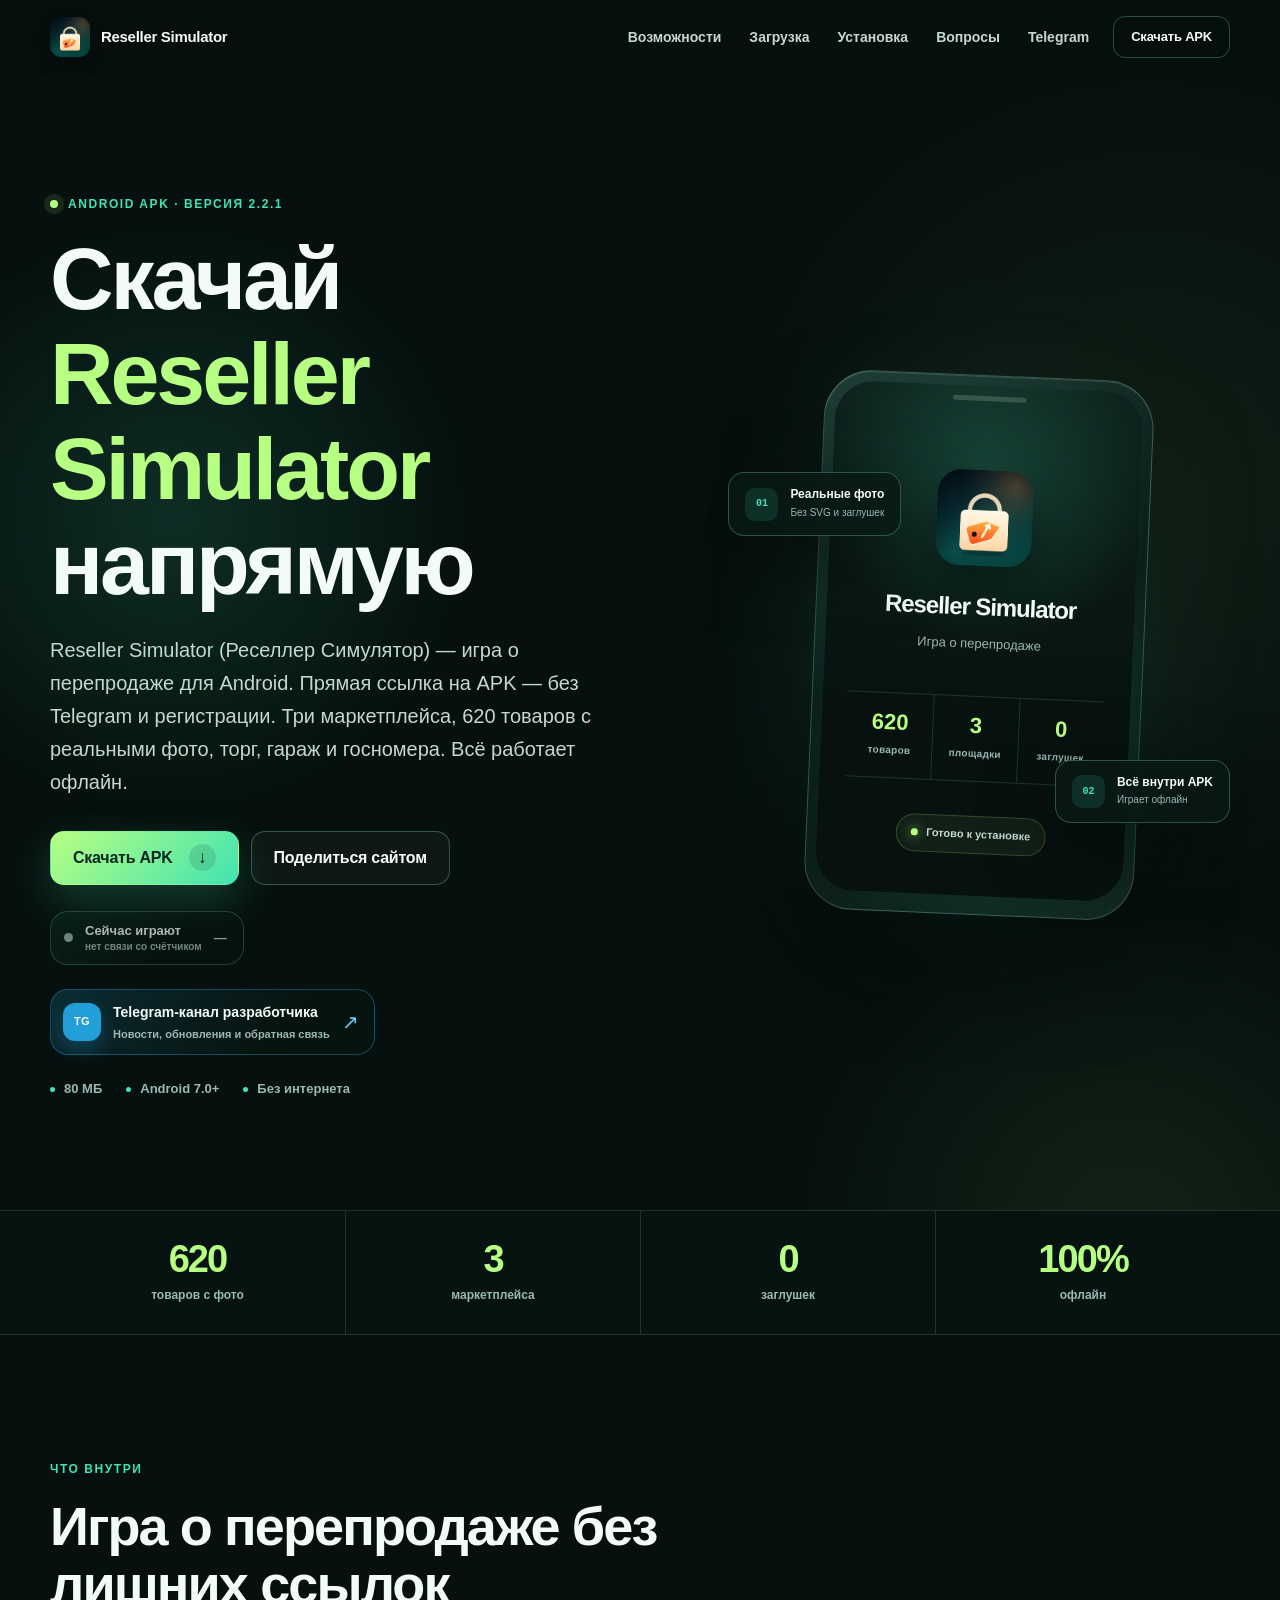
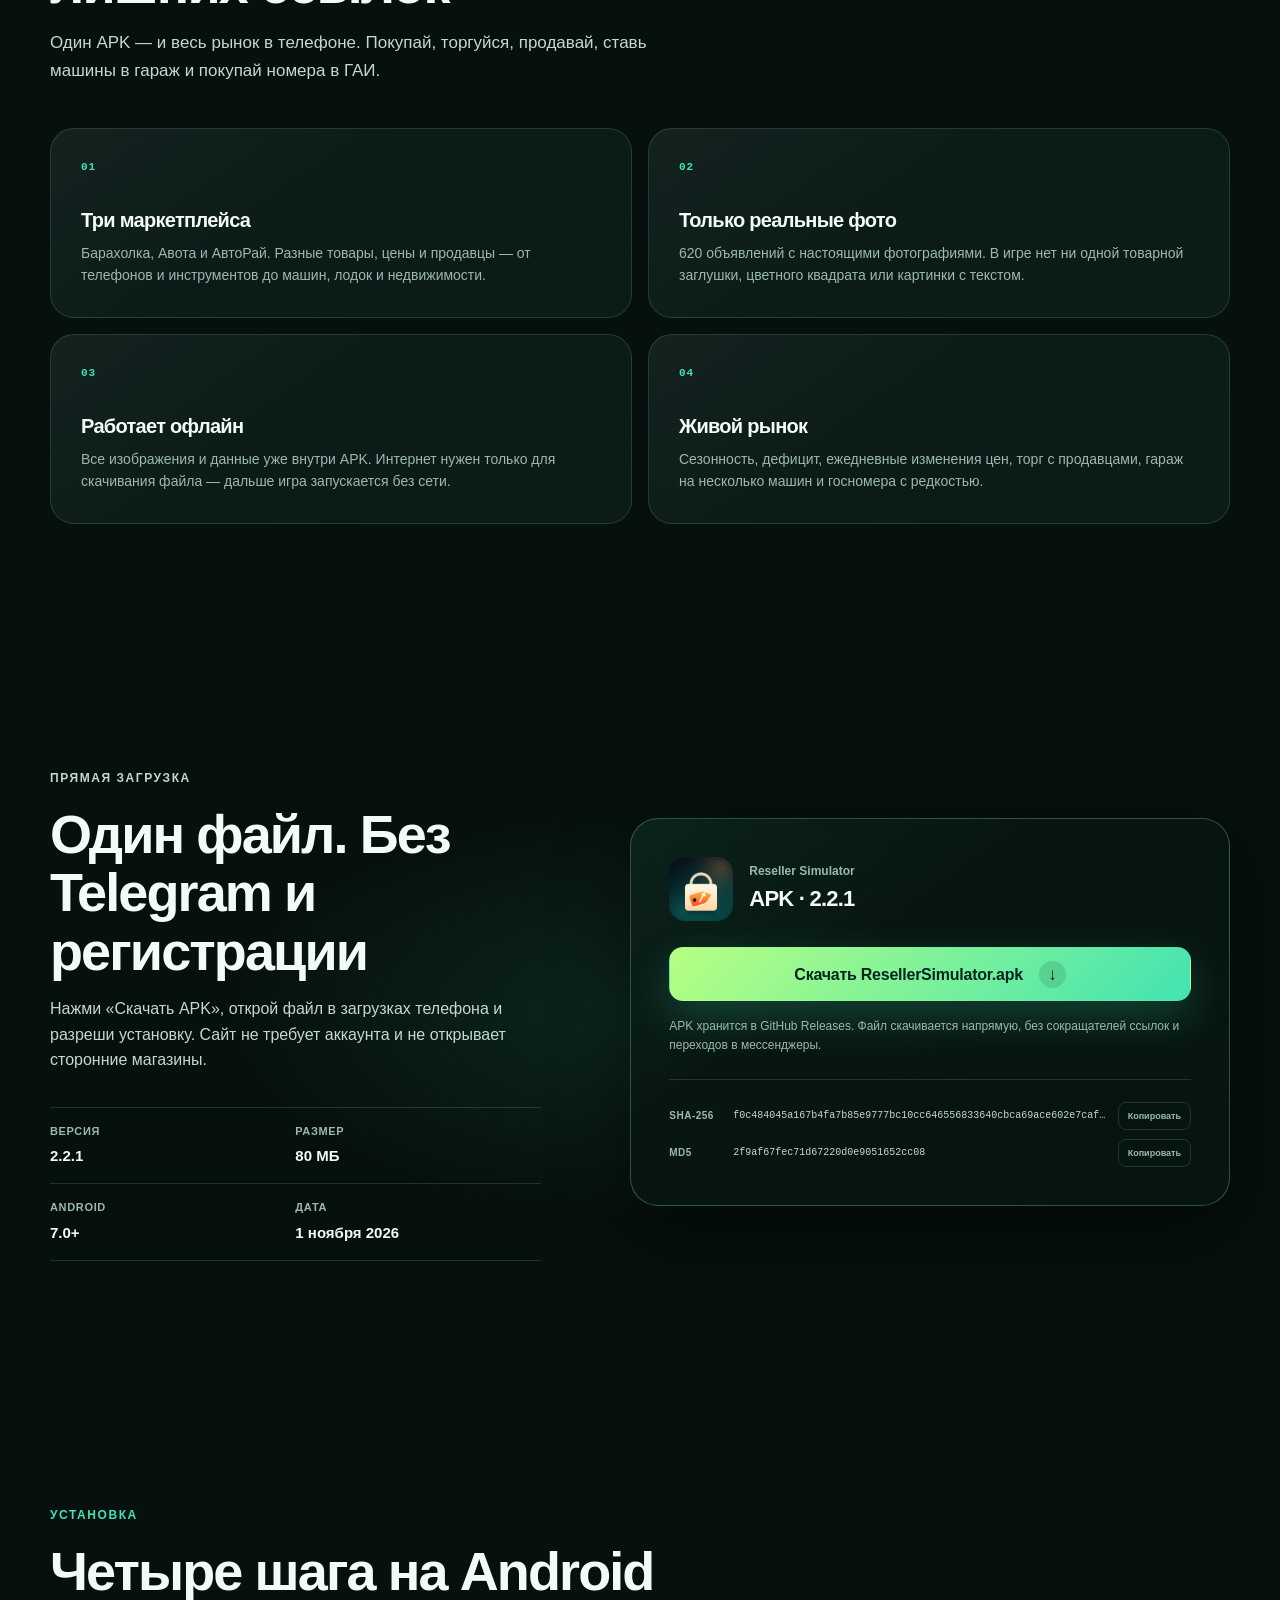
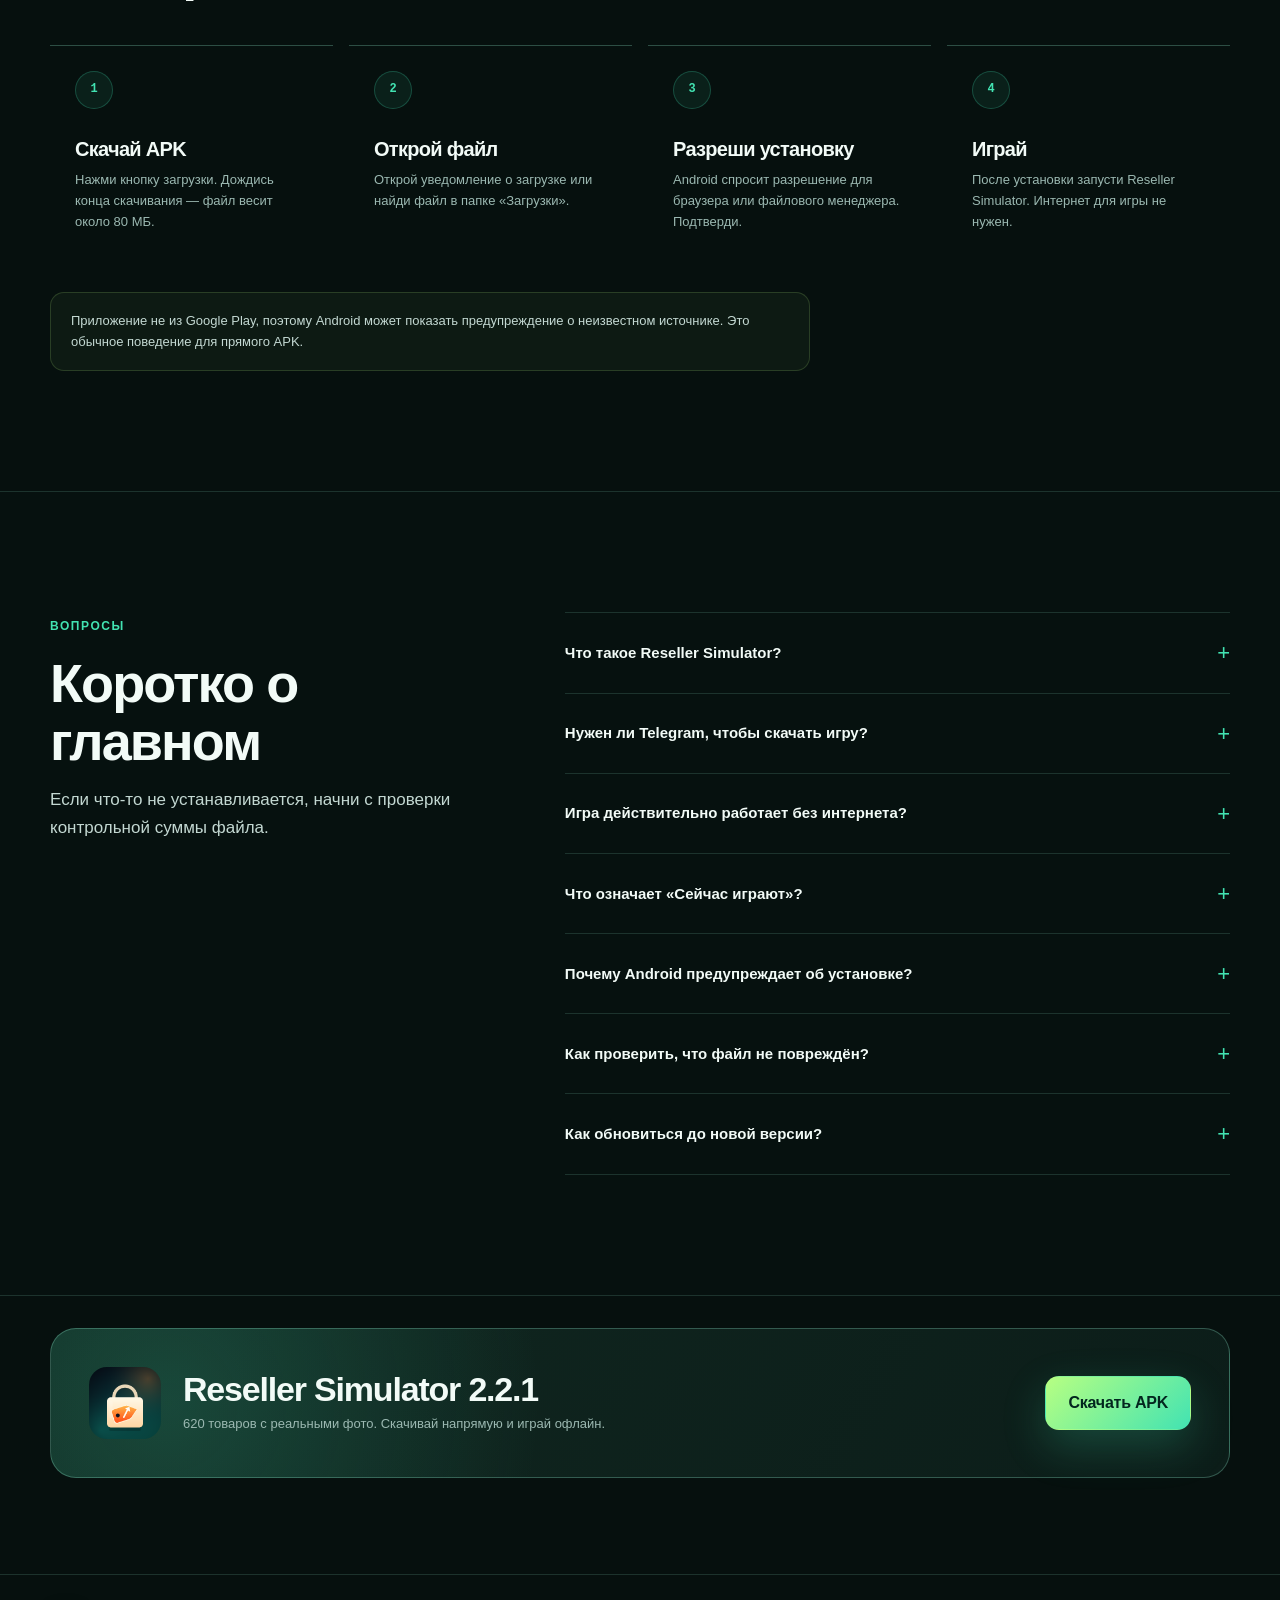
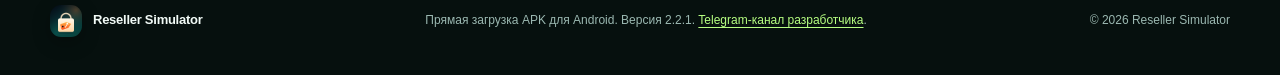
<file: index.html>
<!doctype html>
<html lang="ru">
  <head>
    <meta charset="UTF-8" />
    <meta name="viewport" content="width=device-width, initial-scale=1.0" />
    <title>Reseller Simulator — скачать APK для Android</title>
    <meta
      name="description"
      content="Reseller Simulator — игра о перепродаже для Android. Скачать APK 2.2.1 напрямую: 620 товаров с фото, три маркетплейса, гараж, ГАИ и торг. Работает офлайн."
    />
    <meta name="robots" content="index, follow" />
    <meta name="author" content="Reseller Simulator" />
    <meta name="application-name" content="Reseller Simulator" />
    <meta
      name="google-site-verification"
      content="_uF0OHFD_fJaODbOWr0BtNaBfM1Zip0FuNsvxOv63Vg"
    />
    <link rel="canonical" href="https://ivan1241.github.io/reseller-simulator-site/" />
    <meta name="theme-color" content="#07110f" />
    <meta property="og:type" content="website" />
    <meta property="og:locale" content="ru_RU" />
    <meta property="og:site_name" content="Reseller Simulator" />
    <meta property="og:title" content="Reseller Simulator — скачать APK" />
    <meta
      property="og:description"
      content="Reseller Simulator — игра о перепродаже для Android. Скачать APK напрямую: 620 товаров, три маркетплейса, офлайн-режим."
    />
    <meta property="og:url" content="https://ivan1241.github.io/reseller-simulator-site/" />
    <meta
      property="og:image"
      content="https://ivan1241.github.io/reseller-simulator-site/icon-512.png"
    />
    <meta property="og:image:width" content="512" />
    <meta property="og:image:height" content="512" />
    <meta property="og:image:alt" content="Reseller Simulator" />
    <meta name="twitter:card" content="summary" />
    <meta name="twitter:title" content="Reseller Simulator — скачать APK" />
    <meta
      name="twitter:description"
      content="Reseller Simulator — игра о перепродаже для Android. Скачать APK напрямую: 620 товаров, три маркетплейса, офлайн-режим."
    />
    <meta
      name="twitter:image"
      content="https://ivan1241.github.io/reseller-simulator-site/icon-512.png"
    />
    <link rel="icon" type="image/png" href="./icon-192.png" />
    <link rel="apple-touch-icon" href="./icon-192.png" />
    <script type="application/ld+json">
      {
        "@context": "https://schema.org",
        "@type": "SoftwareApplication",
        "name": "Reseller Simulator",
        "alternateName": ["Reseller Simulator APK", "Реселлер Симулятор"],
        "applicationCategory": "GameApplication",
        "operatingSystem": "Android 7.0+",
        "softwareVersion": "2.2.1",
        "fileSize": "83809847",
        "inLanguage": "ru",
        "isAccessibleForFree": true,
        "downloadUrl": "https://github.com/ivan1241/reseller-simulator-site/releases/latest/download/ResellerSimulator.apk",
        "installUrl": "https://ivan1241.github.io/reseller-simulator-site/",
        "description": "Reseller Simulator — игра о перепродаже для Android. 620 товаров с реальными фото, три маркетплейса, гараж, ГАИ и торг. Работает офлайн.",
        "image": "https://ivan1241.github.io/reseller-simulator-site/icon-512.png",
        "sameAs": ["https://t.me/resellersim"],
        "publisher": {
          "@type": "Organization",
          "name": "Reseller Simulator",
          "url": "https://ivan1241.github.io/reseller-simulator-site/",
          "sameAs": ["https://t.me/resellersim"]
        },
        "offers": {
          "@type": "Offer",
          "price": "0",
          "priceCurrency": "RUB"
        }
      }
    </script>
    <link rel="stylesheet" href="./styles.css" />
    <script src="./app.js" defer></script>
  </head>
  <body>
    <a class="skip-link" href="#main">Перейти к содержимому</a>

    <header class="site-header">
      <div class="wrap header-inner">
        <a class="brand" href="./" aria-label="Reseller Simulator — на главную">
          <img src="./icon-192.png" alt="" width="40" height="40" />
          <span>Reseller Simulator</span>
        </a>

        <nav class="header-nav" aria-label="Основная навигация">
          <a href="#features">Возможности</a>
          <a href="#download">Загрузка</a>
          <a href="#install">Установка</a>
          <a href="#faq">Вопросы</a>
          <a href="https://t.me/resellersim" target="_blank" rel="noopener">Telegram</a>
        </nav>

        <a class="button button-small" href="#download">Скачать APK</a>
      </div>
    </header>

    <main id="main">
      <section class="hero">
        <div class="hero-glow hero-glow-one" aria-hidden="true"></div>
        <div class="hero-glow hero-glow-two" aria-hidden="true"></div>

        <div class="wrap hero-grid">
          <div class="hero-copy">
            <p class="eyebrow">
              <span class="pulse-dot" aria-hidden="true"></span>
              Android APK · версия 2.2.1
            </p>

            <h1>Скачай <span>Reseller Simulator</span> напрямую</h1>

            <p class="lead">
              Reseller Simulator (Реселлер Симулятор) — игра о перепродаже для Android.
              Прямая ссылка на APK — без Telegram и регистрации. Три маркетплейса,
              620 товаров с реальными фото, торг, гараж и госномера. Всё работает офлайн.
            </p>

            <div class="hero-actions">
              <a
                class="button button-primary button-download"
                href="https://github.com/ivan1241/reseller-simulator-site/releases/latest/download/ResellerSimulator.apk"
                download="ResellerSimulator-2.2.1.apk"
              >
                Скачать APK
                <span class="download-arrow" aria-hidden="true">↓</span>
              </a>
              <button class="button button-ghost" type="button" data-share>
                Поделиться сайтом
              </button>
            </div>

            <div class="online-card" id="online-widget" aria-live="polite" aria-atomic="true">
              <span class="online-pulse" aria-hidden="true"></span>
              <div class="online-copy">
                <span>Сейчас играют</span>
                <small id="online-note">подключаемся к счётчику</small>
              </div>
              <strong id="online-count">—</strong>
            </div>

            <a class="telegram-card" href="https://t.me/resellersim" target="_blank" rel="noopener">
              <span class="telegram-mark" aria-hidden="true">TG</span>
              <span class="telegram-copy">
                <strong>Telegram-канал разработчика</strong>
                <small>Новости, обновления и обратная связь</small>
              </span>
              <span class="telegram-arrow" aria-hidden="true">↗</span>
            </a>

            <ul class="hero-meta" aria-label="Характеристики">
              <li>80 МБ</li>
              <li>Android 7.0+</li>
              <li>Без интернета</li>
            </ul>
          </div>

          <div class="hero-visual" aria-hidden="true">
            <div class="phone">
              <div class="phone-speaker"></div>
              <div class="phone-screen">
                <img src="./icon-512.png" alt="" width="96" height="96" />
                <strong>Reseller Simulator</strong>
                <span>Игра о перепродаже</span>

                <div class="phone-stats">
                  <div>
                    <b>620</b>
                    <small>товаров</small>
                  </div>
                  <div>
                    <b>3</b>
                    <small>площадки</small>
                  </div>
                  <div>
                    <b>0</b>
                    <small>заглушек</small>
                  </div>
                </div>

                <div class="phone-status">
                  <span class="status-dot"></span>
                  Готово к установке
                </div>
              </div>
            </div>

            <div class="float-card float-card-one">
              <span class="float-icon">01</span>
              <div>
                <strong>Реальные фото</strong>
                <small>Без SVG и заглушек</small>
              </div>
            </div>

            <div class="float-card float-card-two">
              <span class="float-icon">02</span>
              <div>
                <strong>Всё внутри APK</strong>
                <small>Играет офлайн</small>
              </div>
            </div>
          </div>
        </div>
      </section>

      <section class="stats-band" aria-label="Кратко об игре">
        <div class="wrap stats-grid">
          <div class="stat">
            <strong>620</strong>
            <span>товаров с фото</span>
          </div>
          <div class="stat">
            <strong>3</strong>
            <span>маркетплейса</span>
          </div>
          <div class="stat">
            <strong>0</strong>
            <span>заглушек</span>
          </div>
          <div class="stat">
            <strong>100%</strong>
            <span>офлайн</span>
          </div>
        </div>
      </section>

      <section class="section" id="features">
        <div class="wrap">
          <div class="section-head">
            <p class="eyebrow">Что внутри</p>
            <h2>Игра о перепродаже без лишних ссылок</h2>
            <p>
              Один APK — и весь рынок в телефоне. Покупай, торгуйся, продавай,
              ставь машины в гараж и покупай номера в ГАИ.
            </p>
          </div>

          <div class="feature-grid">
            <article class="feature-card">
              <span class="feature-number">01</span>
              <h3>Три маркетплейса</h3>
              <p>
                Барахолка, Авота и АвтоРай. Разные товары, цены и продавцы —
                от телефонов и инструментов до машин, лодок и недвижимости.
              </p>
            </article>

            <article class="feature-card">
              <span class="feature-number">02</span>
              <h3>Только реальные фото</h3>
              <p>
                620 объявлений с настоящими фотографиями. В игре нет ни одной
                товарной заглушки, цветного квадрата или картинки с текстом.
              </p>
            </article>

            <article class="feature-card">
              <span class="feature-number">03</span>
              <h3>Работает офлайн</h3>
              <p>
                Все изображения и данные уже внутри APK. Интернет нужен только
                для скачивания файла — дальше игра запускается без сети.
              </p>
            </article>

            <article class="feature-card">
              <span class="feature-number">04</span>
              <h3>Живой рынок</h3>
              <p>
                Сезонность, дефицит, ежедневные изменения цен, торг с продавцами,
                гараж на несколько машин и госномера с редкостью.
              </p>
            </article>
          </div>
        </div>
      </section>

      <section class="section download-section" id="download">
        <div class="wrap download-grid">
          <div class="download-copy">
            <p class="eyebrow">Прямая загрузка</p>
            <h2>Один файл. Без Telegram и регистрации</h2>
            <p>
              Нажми «Скачать APK», открой файл в загрузках телефона и разреши
              установку. Сайт не требует аккаунта и не открывает сторонние магазины.
            </p>

            <div class="release-meta">
              <div>
                <span>Версия</span>
                <strong>2.2.1</strong>
              </div>
              <div>
                <span>Размер</span>
                <strong>80 МБ</strong>
              </div>
              <div>
                <span>Android</span>
                <strong>7.0+</strong>
              </div>
              <div>
                <span>Дата</span>
                <strong>1 ноября 2026</strong>
              </div>
            </div>
          </div>

          <div class="download-card">
            <div class="download-card-head">
              <img src="./icon-192.png" alt="" width="64" height="64" />
              <div>
                <span>Reseller Simulator</span>
                <strong>APK · 2.2.1</strong>
              </div>
            </div>

            <a
              class="button button-primary button-wide button-download"
              href="https://github.com/ivan1241/reseller-simulator-site/releases/latest/download/ResellerSimulator.apk"
              download="ResellerSimulator-2.2.1.apk"
            >
              Скачать ResellerSimulator.apk
              <span class="download-arrow" aria-hidden="true">↓</span>
            </a>

            <p class="download-note">
              APK хранится в GitHub Releases. Файл скачивается напрямую, без сокращателей
              ссылок и переходов в мессенджеры.
            </p>

            <div class="checksum">
              <div class="checksum-row">
                <span>SHA-256</span>
                <code id="sha256">f0c484045a167b4fa7b85e9777bc10cc646556833640cbca69ace602e7caf5c5</code>
                <button type="button" class="copy-button" data-copy="#sha256">Копировать</button>
              </div>
              <div class="checksum-row">
                <span>MD5</span>
                <code id="md5">2f9af67fec71d67220d0e9051652cc08</code>
                <button type="button" class="copy-button" data-copy="#md5">Копировать</button>
              </div>
            </div>
          </div>
        </div>
      </section>

      <section class="section" id="install">
        <div class="wrap">
          <div class="section-head">
            <p class="eyebrow">Установка</p>
            <h2>Четыре шага на Android</h2>
          </div>

          <div class="steps">
            <article class="step">
              <span>1</span>
              <h3>Скачай APK</h3>
              <p>Нажми кнопку загрузки. Дождись конца скачивания — файл весит около 80 МБ.</p>
            </article>
            <article class="step">
              <span>2</span>
              <h3>Открой файл</h3>
              <p>Открой уведомление о загрузке или найди файл в папке «Загрузки».</p>
            </article>
            <article class="step">
              <span>3</span>
              <h3>Разреши установку</h3>
              <p>Android спросит разрешение для браузера или файлового менеджера. Подтверди.</p>
            </article>
            <article class="step">
              <span>4</span>
              <h3>Играй</h3>
              <p>После установки запусти Reseller Simulator. Интернет для игры не нужен.</p>
            </article>
          </div>

          <p class="install-note">
            Приложение не из Google Play, поэтому Android может показать предупреждение
            о неизвестном источнике. Это обычное поведение для прямого APK.
          </p>
        </div>
      </section>

      <section class="section faq-section" id="faq">
        <div class="wrap faq-grid">
          <div class="section-head faq-head">
            <p class="eyebrow">Вопросы</p>
            <h2>Коротко о главном</h2>
            <p>Если что-то не устанавливается, начни с проверки контрольной суммы файла.</p>
          </div>

          <div class="faq-list">
            <details>
              <summary>Что такое Reseller Simulator?</summary>
              <p>
                Reseller Simulator (Реселлер Симулятор) — игра для Android о перепродаже
                товаров: покупка, торг и продажа на трёх маркетплейсах, гараж и госномера.
                В APK уже входят 620 товаров с реальными фото, интернет для игры не нужен.
              </p>
            </details>

            <details>
              <summary>Нужен ли Telegram, чтобы скачать игру?</summary>
              <p>
                Нет. Кнопка на этом сайте ведёт прямо на APK. Telegram может быть
                дополнительным способом, но не обязательным.
              </p>
            </details>

            <details>
              <summary>Игра действительно работает без интернета?</summary>
              <p>
                Да. Все фотографии и данные находятся внутри APK. Сеть нужна только
                для загрузки файла и для счётчика игроков онлайн. Без интернета игра
                работает как раньше.
              </p>
            </details>

            <details>
              <summary>Что означает «Сейчас играют»?</summary>
              <p>
                Это живой счётчик запущенных копий игры. Игра раз в 45 секунд отправляет
                анонимный сигнал на ntfy.sh: только случайный ID сессии и время. Имя,
                аккаунт и геолокация не передаются. Если интернета нет, счётчик просто
                не обновляется, а игра продолжает работать офлайн.
              </p>
            </details>

            <details>
              <summary>Почему Android предупреждает об установке?</summary>
              <p>
                APK скачан не из Google Play. Android показывает предупреждение для
                любых файлов, установленных вручную. Разреши установку для браузера
                или файлового менеджера, которым открываешь файл.
              </p>
            </details>

            <details>
              <summary>Как проверить, что файл не повреждён?</summary>
              <p>
                Сравни SHA-256 или MD5 из блока загрузки с контрольной суммой файла
                на телефоне. Если они совпадают, файл скачался полностью.
              </p>
            </details>

            <details>
              <summary>Как обновиться до новой версии?</summary>
              <p>
                Скачай новый APK с этой страницы и установи поверх старой версии.
                Прогресс игры хранится на телефоне и обычно сохраняется.
              </p>
            </details>
          </div>
        </div>
      </section>

      <section class="final-cta">
        <div class="wrap final-cta-inner">
          <img src="./icon-512.png" alt="" width="72" height="72" />
          <div>
            <h2>Reseller Simulator 2.2.1</h2>
            <p>620 товаров с реальными фото. Скачивай напрямую и играй офлайн.</p>
          </div>
          <a
            class="button button-primary"
            href="https://github.com/ivan1241/reseller-simulator-site/releases/latest/download/ResellerSimulator.apk"
            download="ResellerSimulator-2.2.1.apk"
          >
            Скачать APK
          </a>
        </div>
      </section>
    </main>

    <footer class="site-footer">
      <div class="wrap footer-inner">
        <div class="brand footer-brand">
          <img src="./icon-192.png" alt="" width="32" height="32" />
          <span>Reseller Simulator</span>
        </div>
        <p>
          Прямая загрузка APK для Android. Версия 2.2.1.
          <a href="https://t.me/resellersim" target="_blank" rel="noopener">Telegram-канал разработчика</a>.
        </p>
        <p>© <span id="year">2026</span> Reseller Simulator</p>
      </div>
    </footer>

    <div class="toast" id="toast" role="status" aria-live="polite"></div>
  </body>
</html>
</file>
<file: styles.css>
:root {
  --bg: #06100e;
  --bg-deep: #030908;
  --panel: rgba(13, 31, 27, 0.78);
  --panel-solid: #0c1d19;
  --panel-light: #102720;
  --text: #f2fbf7;
  --muted: #9bb8b1;
  --muted-strong: #c3d8d2;
  --accent: #42e3b2;
  --accent-bright: #b7ff82;
  --accent-dark: #052c23;
  --line: rgba(160, 255, 224, 0.14);
  --line-strong: rgba(160, 255, 224, 0.26);
  --shadow: 0 24px 80px rgba(0, 0, 0, 0.42);
  --radius: 24px;
  --radius-small: 16px;
  --wrap: 1180px;
  --font: "Inter", "Segoe UI", "Roboto", "Helvetica Neue", Arial, sans-serif;
  --mono: "SFMono-Regular", "Cascadia Code", "Roboto Mono", Consolas, monospace;
}

*,
*::before,
*::after {
  box-sizing: border-box;
}

html {
  scroll-behavior: smooth;
}

body {
  margin: 0;
  background:
    radial-gradient(circle at 20% -10%, rgba(66, 227, 178, 0.12), transparent 32rem),
    radial-gradient(circle at 90% 10%, rgba(183, 255, 130, 0.06), transparent 26rem),
    var(--bg);
  color: var(--text);
  font-family: var(--font);
  font-size: 16px;
  line-height: 1.6;
  -webkit-font-smoothing: antialiased;
  text-rendering: optimizeLegibility;
}

::selection {
  background: rgba(66, 227, 178, 0.32);
  color: #ffffff;
}

a {
  color: inherit;
  text-decoration: none;
}

button,
input {
  font: inherit;
}

button {
  color: inherit;
}

img {
  max-width: 100%;
  height: auto;
}

h1,
h2,
h3,
p {
  margin-top: 0;
}

h1,
h2,
h3 {
  line-height: 1.08;
  letter-spacing: -0.035em;
}

h1 {
  margin-bottom: 22px;
  font-size: clamp(44px, 7.4vw, 88px);
  font-weight: 850;
}

h2 {
  margin-bottom: 16px;
  font-size: clamp(32px, 4.6vw, 54px);
  font-weight: 820;
}

h3 {
  margin-bottom: 10px;
  font-size: 20px;
  font-weight: 760;
}

p {
  color: var(--muted);
}

.wrap {
  width: min(calc(100% - 40px), var(--wrap));
  margin-inline: auto;
}

.skip-link {
  position: fixed;
  z-index: 1000;
  top: 12px;
  left: 12px;
  padding: 10px 14px;
  border-radius: 10px;
  background: var(--accent);
  color: var(--accent-dark);
  font-weight: 800;
  transform: translateY(-160%);
  transition: transform 160ms ease;
}

.skip-link:focus {
  transform: translateY(0);
}

.site-header {
  position: sticky;
  z-index: 100;
  top: 0;
  border-bottom: 1px solid transparent;
  background: rgba(6, 16, 14, 0.72);
  backdrop-filter: blur(18px);
  -webkit-backdrop-filter: blur(18px);
}

.header-inner {
  display: flex;
  align-items: center;
  justify-content: space-between;
  min-height: 74px;
  gap: 24px;
}

.brand {
  display: inline-flex;
  align-items: center;
  gap: 11px;
  font-size: 15px;
  font-weight: 800;
  letter-spacing: -0.02em;
}

.brand img {
  border-radius: 11px;
  box-shadow: 0 6px 18px rgba(0, 0, 0, 0.28);
}

.header-nav {
  display: flex;
  align-items: center;
  gap: 28px;
  margin-left: auto;
  color: var(--muted-strong);
  font-size: 14px;
  font-weight: 620;
}

.header-nav a {
  transition: color 160ms ease;
}

.header-nav a:hover,
.header-nav a:focus-visible {
  color: var(--accent);
}

.button {
  display: inline-flex;
  align-items: center;
  justify-content: center;
  min-height: 54px;
  padding: 0 22px;
  border: 1px solid var(--line-strong);
  border-radius: 14px;
  background: transparent;
  color: var(--text);
  font-weight: 800;
  letter-spacing: -0.015em;
  cursor: pointer;
  transition: transform 160ms ease, border-color 160ms ease, background 160ms ease,
    box-shadow 160ms ease;
}

.button:hover {
  transform: translateY(-2px);
  border-color: rgba(183, 255, 130, 0.48);
}

.button:focus-visible,
.copy-button:focus-visible,
summary:focus-visible {
  outline: 2px solid var(--accent);
  outline-offset: 3px;
}

.button-primary {
  border-color: transparent;
  background: linear-gradient(135deg, var(--accent-bright), var(--accent));
  color: #03271f;
  box-shadow: 0 16px 44px rgba(66, 227, 178, 0.22);
}

.button-primary:hover {
  box-shadow: 0 20px 54px rgba(66, 227, 178, 0.32);
}

.button-ghost {
  background: rgba(255, 255, 255, 0.035);
}

.button-small {
  min-height: 42px;
  padding: 0 17px;
  border-radius: 12px;
  font-size: 13px;
}

.button-wide {
  width: 100%;
}

.button-download {
  gap: 16px;
}

.download-arrow {
  display: grid;
  width: 27px;
  height: 27px;
  place-items: center;
  border-radius: 50%;
  background: rgba(3, 39, 31, 0.13);
  font-size: 17px;
  line-height: 1;
}

.hero {
  position: relative;
  overflow: hidden;
  padding: clamp(62px, 9vw, 116px) 0 clamp(66px, 9vw, 110px);
}

.hero-glow {
  position: absolute;
  z-index: -1;
  border-radius: 50%;
  filter: blur(2px);
  pointer-events: none;
}

.hero-glow-one {
  top: 8%;
  left: -14%;
  width: 44rem;
  height: 44rem;
  background: radial-gradient(circle, rgba(66, 227, 178, 0.14), transparent 62%);
}

.hero-glow-two {
  right: -18%;
  bottom: -36%;
  width: 48rem;
  height: 48rem;
  background: radial-gradient(circle, rgba(183, 255, 130, 0.08), transparent 66%);
}

.hero-grid {
  display: grid;
  grid-template-columns: minmax(0, 1.08fr) minmax(320px, 0.92fr);
  align-items: center;
  gap: clamp(48px, 7vw, 96px);
}

.hero-copy {
  max-width: 680px;
}

.eyebrow {
  display: inline-flex;
  align-items: center;
  gap: 10px;
  margin-bottom: 20px;
  color: var(--accent);
  font-size: 12px;
  font-weight: 820;
  letter-spacing: 0.13em;
  line-height: 1.2;
  text-transform: uppercase;
}

.pulse-dot {
  width: 8px;
  height: 8px;
  border-radius: 50%;
  background: var(--accent-bright);
  box-shadow: 0 0 0 6px rgba(183, 255, 130, 0.1);
  animation: pulse 2.4s ease-in-out infinite;
}

.hero h1 {
  max-width: 740px;
}

.hero h1 span {
  color: var(--accent-bright);
}

.lead {
  max-width: 590px;
  margin-bottom: 32px;
  color: var(--muted-strong);
  font-size: clamp(17px, 2vw, 20px);
  line-height: 1.65;
}

.hero-actions {
  display: flex;
  flex-wrap: wrap;
  gap: 12px;
  margin-bottom: 26px;
}

.hero-meta {
  display: flex;
  flex-wrap: wrap;
  gap: 10px 24px;
  margin: 0;
  padding: 0;
  color: var(--muted);
  font-size: 13px;
  font-weight: 680;
  list-style: none;
}

.hero-meta li {
  display: flex;
  align-items: center;
  gap: 9px;
}

.hero-meta li::before {
  width: 5px;
  height: 5px;
  border-radius: 50%;
  background: var(--accent);
  content: "";
}

.online-card {
  display: inline-flex;
  align-items: center;
  gap: 12px;
  margin-bottom: 24px;
  padding: 11px 16px 11px 13px;
  border: 1px solid var(--line-strong);
  border-radius: 18px;
  background:
    linear-gradient(135deg, rgba(66, 227, 178, 0.08), transparent 62%),
    rgba(8, 22, 18, 0.74);
  color: var(--muted-strong);
  font-size: 13px;
  font-weight: 650;
  line-height: 1.25;
}

.online-card.is-offline {
  opacity: 0.7;
}

.online-copy {
  display: grid;
  gap: 2px;
}

.online-copy > span {
  color: var(--text);
  font-weight: 760;
}

.online-copy small {
  color: var(--muted);
  font-size: 10px;
  font-weight: 620;
}

.online-count {
  min-width: 2.2ch;
  color: var(--accent-bright);
  font-size: 26px;
  font-weight: 860;
  letter-spacing: -0.05em;
  line-height: 1;
  text-align: right;
}

.online-pulse {
  width: 9px;
  height: 9px;
  flex: 0 0 auto;
  border-radius: 50%;
  background: var(--accent-bright);
  box-shadow: 0 0 0 6px rgba(183, 255, 130, 0.1);
  animation: pulse 2.4s ease-in-out infinite;
}

.online-card.is-offline .online-pulse {
  background: var(--muted);
  box-shadow: none;
  animation: none;
}

.telegram-card {
  display: flex;
  align-items: center;
  gap: 12px;
  width: fit-content;
  max-width: 100%;
  margin-bottom: 24px;
  padding: 11px 15px 11px 12px;
  border: 1px solid rgba(42, 171, 238, 0.34);
  border-radius: 18px;
  background:
    linear-gradient(135deg, rgba(42, 171, 238, 0.16), transparent 68%),
    rgba(8, 22, 18, 0.74);
  color: var(--text);
  text-decoration: none;
  transition:
    border-color 180ms ease,
    transform 180ms ease,
    background 180ms ease;
}

.telegram-card:hover,
.telegram-card:focus-visible {
  border-color: rgba(108, 200, 245, 0.72);
  background:
    linear-gradient(135deg, rgba(42, 171, 238, 0.22), transparent 68%),
    rgba(8, 22, 18, 0.86);
  transform: translateY(-1px);
}

.telegram-mark {
  display: grid;
  width: 38px;
  height: 38px;
  flex: 0 0 auto;
  place-items: center;
  border-radius: 12px;
  background: #229ed9;
  box-shadow: 0 8px 20px rgba(42, 171, 238, 0.24);
  color: #fff;
  font-size: 11px;
  font-weight: 860;
  letter-spacing: 0.04em;
}

.telegram-copy {
  display: grid;
  gap: 2px;
  min-width: 0;
}

.telegram-copy strong {
  font-size: 14px;
  font-weight: 780;
}

.telegram-copy small {
  color: var(--muted);
  font-size: 11px;
  font-weight: 600;
}

.telegram-arrow {
  margin-left: auto;
  color: #6cc8f5;
  font-size: 20px;
  line-height: 1;
  transition: transform 180ms ease;
}

.telegram-card:hover .telegram-arrow,
.telegram-card:focus-visible .telegram-arrow {
  transform: translate(2px, -2px);
}

.hero-visual {
  position: relative;
  display: flex;
  justify-content: center;
  min-height: 540px;
}

.phone {
  position: relative;
  width: min(100%, 330px);
  padding: 10px;
  border: 1px solid rgba(190, 255, 230, 0.22);
  border-radius: 48px;
  background: linear-gradient(155deg, #1d3b34, #07110f 48%, #102720);
  box-shadow:
    0 46px 100px rgba(0, 0, 0, 0.48),
    inset 0 1px 0 rgba(255, 255, 255, 0.13);
  transform: rotate(2.5deg);
}

.phone::before {
  position: absolute;
  z-index: -1;
  inset: 8%;
  border-radius: 50%;
  background: rgba(66, 227, 178, 0.22);
  filter: blur(70px);
  content: "";
}

.phone-speaker {
  position: absolute;
  z-index: 2;
  top: 20px;
  left: 50%;
  width: 74px;
  height: 5px;
  border-radius: 99px;
  background: rgba(255, 255, 255, 0.16);
  transform: translateX(-50%);
}

.phone-screen {
  display: flex;
  min-height: 510px;
  padding: 72px 26px 30px;
  flex-direction: column;
  align-items: center;
  justify-content: center;
  border-radius: 39px;
  background:
    radial-gradient(circle at 50% 18%, rgba(66, 227, 178, 0.2), transparent 38%),
    linear-gradient(180deg, #0d211c, #07110f 70%);
  text-align: center;
}

.phone-screen > img {
  width: 96px;
  height: 96px;
  margin-bottom: 22px;
  border-radius: 24px;
  box-shadow: 0 20px 44px rgba(0, 0, 0, 0.38);
}

.phone-screen > strong {
  margin-bottom: 7px;
  font-size: 24px;
  font-weight: 820;
  letter-spacing: -0.045em;
}

.phone-screen > span {
  color: var(--muted);
  font-size: 13px;
}

.phone-stats {
  display: grid;
  width: 100%;
  margin-top: 42px;
  grid-template-columns: repeat(3, 1fr);
  border-top: 1px solid var(--line);
  border-bottom: 1px solid var(--line);
}

.phone-stats div {
  padding: 17px 5px;
}

.phone-stats div + div {
  border-left: 1px solid var(--line);
}

.phone-stats b {
  display: block;
  color: var(--accent-bright);
  font-size: 22px;
  font-weight: 850;
  line-height: 1.1;
}

.phone-stats small {
  color: var(--muted);
  font-size: 10px;
  font-weight: 680;
  letter-spacing: 0.03em;
}

.phone-status {
  display: inline-flex;
  align-items: center;
  gap: 8px;
  margin-top: 34px;
  padding: 9px 14px;
  border: 1px solid rgba(183, 255, 130, 0.2);
  border-radius: 99px;
  background: rgba(183, 255, 130, 0.06);
  color: var(--muted-strong);
  font-size: 11px;
  font-weight: 760;
}

.status-dot {
  width: 7px;
  height: 7px;
  border-radius: 50%;
  background: var(--accent-bright);
  box-shadow: 0 0 12px rgba(183, 255, 130, 0.8);
}

.float-card {
  position: absolute;
  display: flex;
  align-items: center;
  gap: 12px;
  padding: 14px 16px;
  border: 1px solid var(--line-strong);
  border-radius: 16px;
  background: rgba(9, 25, 21, 0.86);
  box-shadow: var(--shadow);
  backdrop-filter: blur(16px);
  -webkit-backdrop-filter: blur(16px);
}

.float-card-one {
  top: 18%;
  left: 0;
  animation: float 7s ease-in-out infinite;
}

.float-card-two {
  right: 0;
  bottom: 17%;
  animation: float 8s ease-in-out 1.2s infinite;
}

.float-icon {
  display: grid;
  width: 33px;
  height: 33px;
  place-items: center;
  border-radius: 10px;
  background: rgba(66, 227, 178, 0.12);
  color: var(--accent);
  font-family: var(--mono);
  font-size: 10px;
  font-weight: 800;
}

.float-card strong,
.float-card small {
  display: block;
}

.float-card strong {
  font-size: 12px;
  line-height: 1.3;
}

.float-card small {
  margin-top: 2px;
  color: var(--muted);
  font-size: 10px;
}

.stats-band {
  border-top: 1px solid var(--line);
  border-bottom: 1px solid var(--line);
  background: rgba(8, 22, 18, 0.5);
}

.stats-grid {
  display: grid;
  grid-template-columns: repeat(4, 1fr);
}

.stat {
  padding: 28px 22px;
  text-align: center;
}

.stat + .stat {
  border-left: 1px solid var(--line);
}

.stat strong {
  display: block;
  color: var(--accent-bright);
  font-size: clamp(28px, 4vw, 38px);
  font-weight: 860;
  letter-spacing: -0.05em;
  line-height: 1.1;
}

.stat span {
  color: var(--muted);
  font-size: 12px;
  font-weight: 680;
}

.section {
  padding: clamp(76px, 10vw, 120px) 0;
}

.section-head {
  max-width: 660px;
  margin-bottom: 44px;
}

.section-head p:last-child {
  margin-bottom: 0;
  color: var(--muted-strong);
  font-size: 17px;
}

.feature-grid {
  display: grid;
  grid-template-columns: repeat(2, 1fr);
  gap: 16px;
}

.feature-card {
  position: relative;
  overflow: hidden;
  padding: 30px;
  border: 1px solid var(--line);
  border-radius: var(--radius);
  background:
    linear-gradient(145deg, rgba(255, 255, 255, 0.035), transparent 44%),
    var(--panel);
  transition: transform 180ms ease, border-color 180ms ease, background 180ms ease;
}

.feature-card:hover {
  border-color: var(--line-strong);
  background: var(--panel-light);
  transform: translateY(-3px);
}

.feature-number {
  display: block;
  margin-bottom: 34px;
  color: var(--accent);
  font-family: var(--mono);
  font-size: 11px;
  font-weight: 700;
  letter-spacing: 0.08em;
}

.feature-card p {
  margin-bottom: 0;
  font-size: 14px;
}

.download-section {
  position: relative;
}

.download-section::before {
  position: absolute;
  z-index: -1;
  top: 50%;
  left: 50%;
  width: min(900px, 88vw);
  height: 430px;
  border-radius: 50%;
  background: radial-gradient(ellipse, rgba(66, 227, 178, 0.1), transparent 68%);
  content: "";
  transform: translate(-50%, -50%);
}

.download-grid {
  display: grid;
  grid-template-columns: minmax(0, 0.9fr) minmax(360px, 1.1fr);
  align-items: center;
  gap: clamp(40px, 7vw, 90px);
}

.download-copy p {
  max-width: 520px;
  color: var(--muted-strong);
}

.release-meta {
  display: grid;
  max-width: 520px;
  margin-top: 34px;
  grid-template-columns: repeat(2, 1fr);
  border-top: 1px solid var(--line);
}

.release-meta div {
  padding: 15px 0;
  border-bottom: 1px solid var(--line);
}

.release-meta span,
.release-meta strong {
  display: block;
}

.release-meta span {
  color: var(--muted);
  font-size: 11px;
  font-weight: 700;
  letter-spacing: 0.06em;
  text-transform: uppercase;
}

.release-meta strong {
  margin-top: 4px;
  font-size: 15px;
  font-weight: 760;
}

.download-card {
  padding: clamp(24px, 4vw, 38px);
  border: 1px solid var(--line-strong);
  border-radius: 28px;
  background:
    linear-gradient(145deg, rgba(66, 227, 178, 0.065), transparent 38%),
    rgba(8, 22, 18, 0.88);
  box-shadow: var(--shadow);
}

.download-card-head {
  display: flex;
  align-items: center;
  gap: 16px;
  margin-bottom: 26px;
}

.download-card-head img {
  border-radius: 16px;
}

.download-card-head span,
.download-card-head strong {
  display: block;
}

.download-card-head span {
  color: var(--muted);
  font-size: 12px;
  font-weight: 680;
}

.download-card-head strong {
  font-size: 22px;
  font-weight: 820;
  letter-spacing: -0.035em;
}

.download-note {
  margin: 16px 0 24px;
  font-size: 12px;
  line-height: 1.55;
}

.checksum {
  display: grid;
  gap: 9px;
  padding-top: 22px;
  border-top: 1px solid var(--line);
}

.checksum-row {
  display: grid;
  grid-template-columns: 54px minmax(0, 1fr) auto;
  align-items: center;
  gap: 10px;
}

.checksum-row > span {
  color: var(--muted);
  font-size: 10px;
  font-weight: 800;
  letter-spacing: 0.05em;
}

.checksum-row code {
  overflow: hidden;
  color: var(--muted-strong);
  font-family: var(--mono);
  font-size: 10px;
  text-overflow: ellipsis;
  white-space: nowrap;
}

.copy-button {
  padding: 6px 9px;
  border: 1px solid var(--line);
  border-radius: 8px;
  background: transparent;
  color: var(--muted);
  font-size: 9px;
  font-weight: 760;
  cursor: pointer;
  transition: color 150ms ease, border-color 150ms ease;
}

.copy-button:hover {
  border-color: var(--line-strong);
  color: var(--accent);
}

.steps {
  display: grid;
  grid-template-columns: repeat(4, 1fr);
  gap: 16px;
}

.step {
  padding: 25px;
  border-top: 1px solid var(--line-strong);
}

.step > span {
  display: grid;
  width: 38px;
  height: 38px;
  margin-bottom: 30px;
  place-items: center;
  border: 1px solid rgba(66, 227, 178, 0.24);
  border-radius: 50%;
  background: rgba(66, 227, 178, 0.08);
  color: var(--accent);
  font-family: var(--mono);
  font-size: 12px;
  font-weight: 800;
}

.step p {
  margin-bottom: 0;
  font-size: 13px;
}

.install-note {
  max-width: 760px;
  margin: 34px 0 0;
  padding: 18px 20px;
  border: 1px solid rgba(183, 255, 130, 0.16);
  border-radius: 14px;
  background: rgba(183, 255, 130, 0.045);
  color: var(--muted-strong);
  font-size: 13px;
}

.faq-section {
  border-top: 1px solid var(--line);
  border-bottom: 1px solid var(--line);
  background: rgba(8, 22, 18, 0.36);
}

.faq-grid {
  display: grid;
  grid-template-columns: minmax(0, 0.78fr) minmax(0, 1.22fr);
  align-items: start;
  gap: clamp(36px, 7vw, 90px);
}

.faq-head {
  position: sticky;
  top: 110px;
  margin-bottom: 0;
}

.faq-list {
  display: grid;
}

.faq-list details {
  border-bottom: 1px solid var(--line);
}

.faq-list details:first-child {
  border-top: 1px solid var(--line);
}

.faq-list summary {
  display: flex;
  align-items: center;
  justify-content: space-between;
  gap: 20px;
  padding: 22px 0;
  font-size: 15px;
  font-weight: 720;
  cursor: pointer;
  list-style: none;
}

.faq-list summary::-webkit-details-marker {
  display: none;
}

.faq-list summary::after {
  flex: 0 0 auto;
  color: var(--accent);
  font-size: 22px;
  font-weight: 300;
  content: "+";
  transition: transform 160ms ease;
}

.faq-list details[open] summary::after {
  transform: rotate(45deg);
}

.faq-list details p {
  max-width: 680px;
  margin: 0;
  padding: 0 32px 24px 0;
  font-size: 14px;
}

.final-cta {
  padding: 32px 0 96px;
}

.final-cta-inner {
  display: flex;
  align-items: center;
  gap: 22px;
  padding: clamp(24px, 4vw, 38px);
  border: 1px solid var(--line-strong);
  border-radius: 26px;
  background:
    radial-gradient(circle at 10% 50%, rgba(66, 227, 178, 0.18), transparent 35%),
    linear-gradient(120deg, var(--panel-light), var(--panel-solid));
}

.final-cta-inner img {
  flex: 0 0 auto;
  border-radius: 18px;
}

.final-cta-inner h2 {
  margin-bottom: 6px;
  font-size: clamp(23px, 3vw, 34px);
}

.final-cta-inner p {
  margin-bottom: 0;
  font-size: 13px;
}

.final-cta-inner .button {
  margin-left: auto;
  flex: 0 0 auto;
}

.site-footer {
  padding: 30px 0 38px;
  border-top: 1px solid var(--line);
}

.footer-inner {
  display: flex;
  align-items: center;
  justify-content: space-between;
  gap: 18px 28px;
  color: var(--muted);
  font-size: 12px;
}

.footer-inner p {
  margin: 0;
}

.footer-inner a {
  color: var(--accent-bright);
  text-decoration: underline;
  text-underline-offset: 3px;
}

.footer-brand {
  color: var(--text);
  font-size: 13px;
}

.toast {
  position: fixed;
  z-index: 200;
  right: 20px;
  bottom: 20px;
  max-width: min(360px, calc(100% - 40px));
  padding: 12px 16px;
  border: 1px solid var(--line-strong);
  border-radius: 12px;
  background: #0d211c;
  box-shadow: var(--shadow);
  color: var(--text);
  font-size: 13px;
  font-weight: 680;
  opacity: 0;
  pointer-events: none;
  transform: translateY(12px);
  transition: opacity 180ms ease, transform 180ms ease;
}

.toast.is-visible {
  opacity: 1;
  transform: translateY(0);
}

@keyframes pulse {
  0%,
  100% {
    box-shadow: 0 0 0 4px rgba(183, 255, 130, 0.08);
  }
  50% {
    box-shadow: 0 0 0 9px rgba(183, 255, 130, 0.02);
  }
}

@keyframes float {
  0%,
  100% {
    transform: translateY(0);
  }
  50% {
    transform: translateY(-10px);
  }
}

@media (max-width: 980px) {
  .header-nav {
    display: none;
  }

  .hero-grid {
    grid-template-columns: 1fr;
  }

  .hero-copy {
    max-width: 780px;
  }

  .hero-visual {
    min-height: 500px;
  }

  .download-grid {
    grid-template-columns: 1fr;
  }

  .download-copy {
    max-width: 680px;
  }

  .faq-grid {
    grid-template-columns: 1fr;
  }

  .faq-head {
    position: static;
  }

  .steps {
    grid-template-columns: repeat(2, 1fr);
  }
}

@media (max-width: 680px) {
  .wrap {
    width: min(calc(100% - 28px), var(--wrap));
  }

  .header-inner {
    min-height: 64px;
  }

  .brand span {
    display: none;
  }

  .brand img {
    width: 36px;
    height: 36px;
  }

  .button-small {
    min-height: 38px;
    padding: 0 13px;
    font-size: 12px;
  }

  .hero {
    padding-top: 46px;
  }

  .hero-actions {
    display: grid;
    grid-template-columns: 1fr;
  }

  .hero-actions .button {
    width: 100%;
  }

  .hero-actions .button {
    width: 100%;
  }

  .online-card {
    width: 100%;
    justify-content: space-between;
  }
  .online-card {
    width: 100%;
    justify-content: space-between;
  }

  .telegram-card {
    width: 100%;
  }

  .hero-visual {
    min-height: 450px;
  }

  .phone {
    width: min(100%, 300px);
    transform: none;
  }

  .phone-screen {
    min-height: 460px;
    padding-inline: 20px;
  }

  .float-card {
    padding: 10px 12px;
  }

  .float-card-one {
    top: 8%;
    left: -4px;
  }

  .float-card-two {
    right: -4px;
    bottom: 8%;
  }

  .stats-grid {
    grid-template-columns: repeat(2, 1fr);
  }

  .stat + .stat {
    border-left: 0;
  }

  .stat:nth-child(even) {
    border-left: 1px solid var(--line);
  }

  .stat:nth-child(n + 3) {
    border-top: 1px solid var(--line);
  }

  .feature-grid {
    grid-template-columns: 1fr;
  }

  .feature-card {
    padding: 24px;
  }

  .feature-number {
    margin-bottom: 24px;
  }

  .steps {
    grid-template-columns: 1fr;
  }

  .step {
    display: grid;
    grid-template-columns: 44px 1fr;
    column-gap: 14px;
    padding: 18px 0;
  }

  .step > span {
    margin-bottom: 0;
    grid-row: span 2;
  }

  .step h3,
  .step p {
    grid-column: 2;
  }

  .checksum-row {
    grid-template-columns: 46px minmax(0, 1fr);
  }

  .checksum-row .copy-button {
    grid-column: 2;
    justify-self: start;
  }

  .final-cta-inner {
    align-items: flex-start;
    flex-wrap: wrap;
  }

  .final-cta-inner .button {
    width: 100%;
    margin-left: 0;
  }

  .footer-inner {
    align-items: flex-start;
    flex-direction: column;
  }
}

@media (prefers-reduced-motion: reduce) {
  *,
  *::before,
  *::after {
    scroll-behavior: auto !important;
    animation-duration: 0.01ms !important;
    animation-iteration-count: 1 !important;
    transition-duration: 0.01ms !important;
  }
}
</file>
